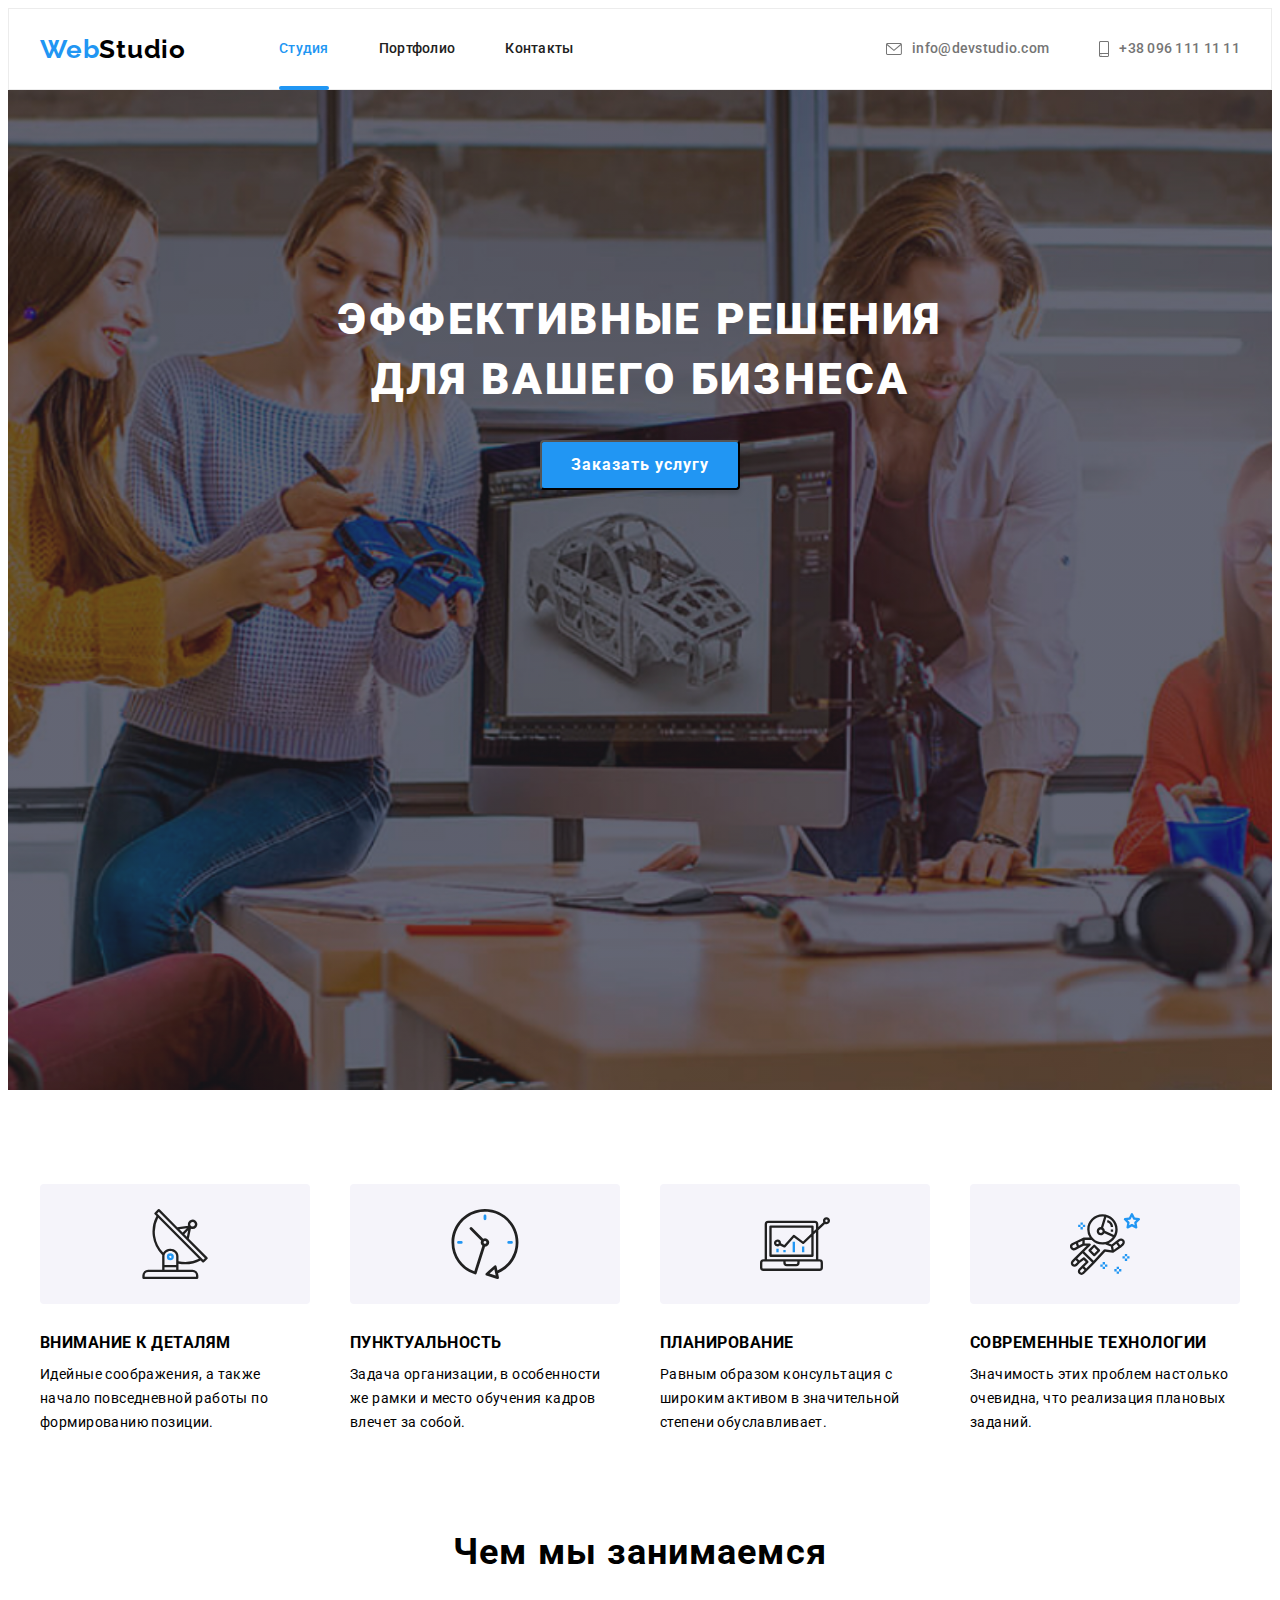
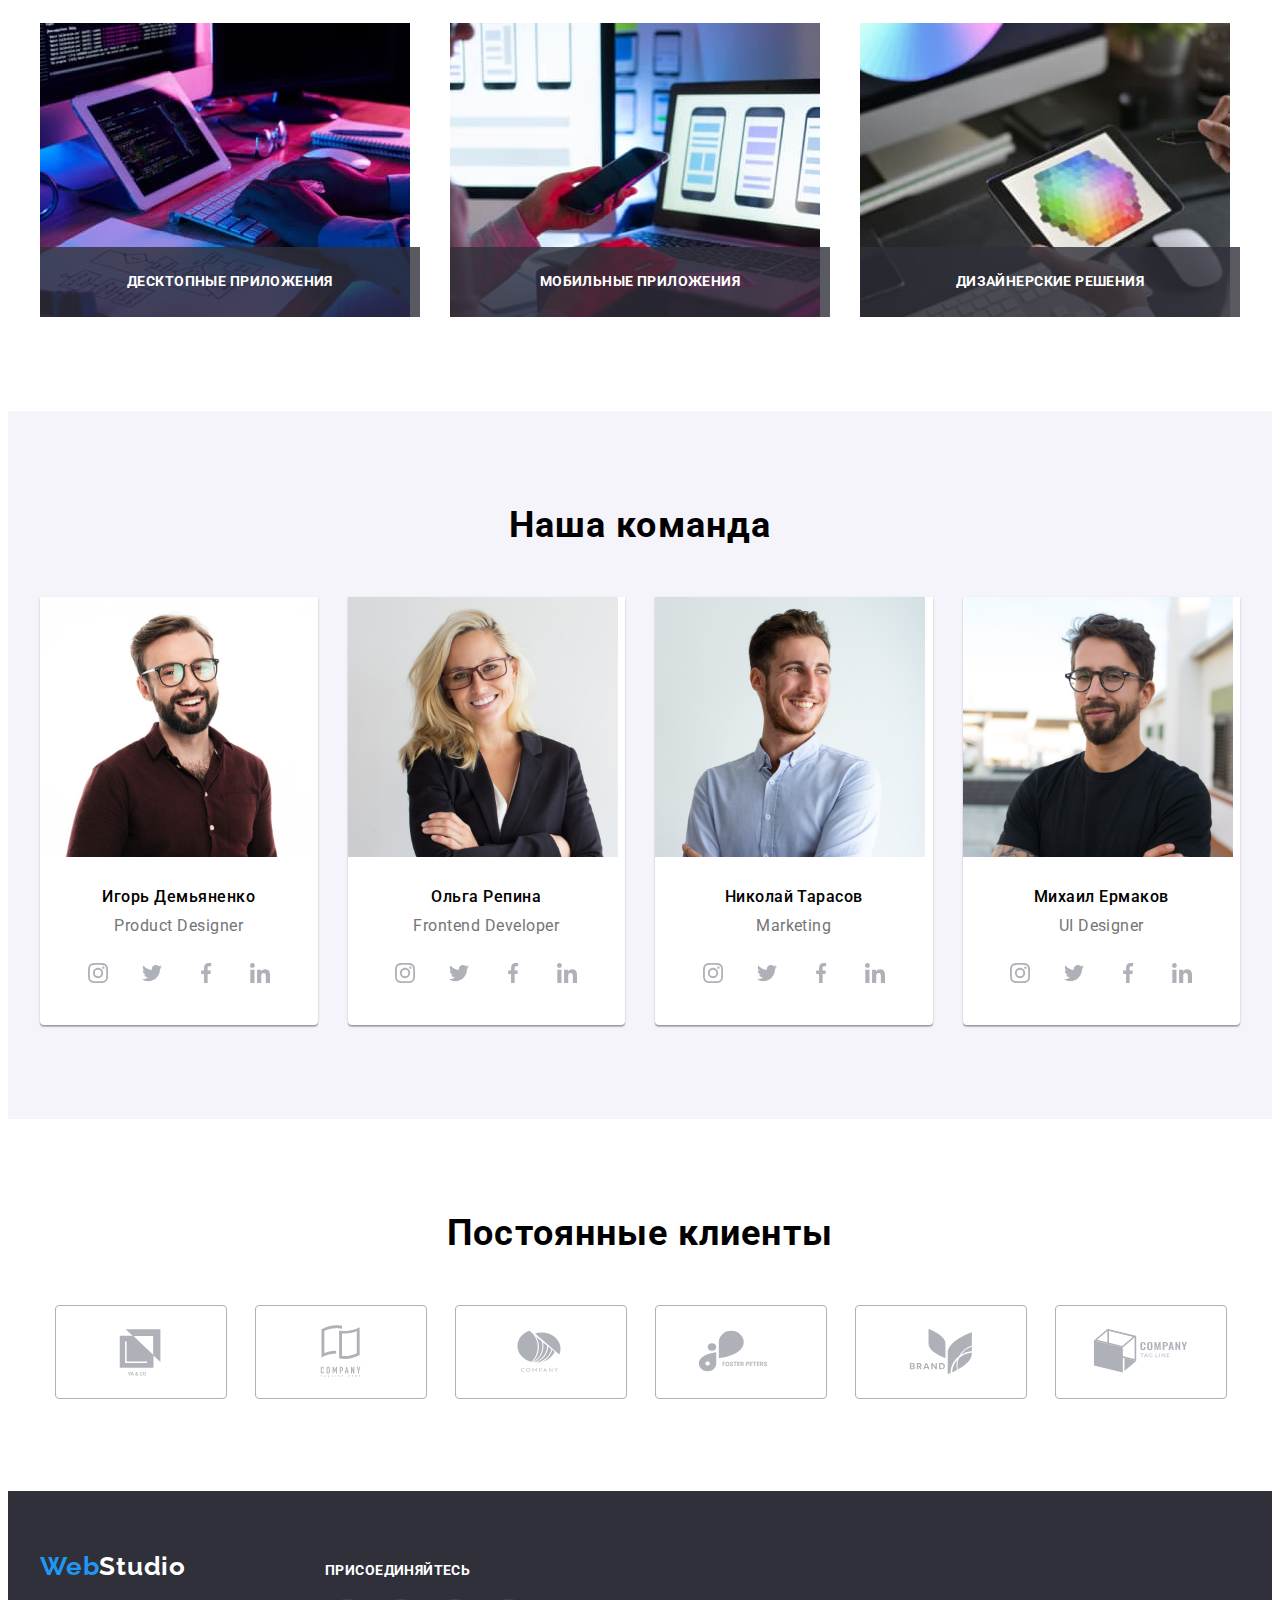
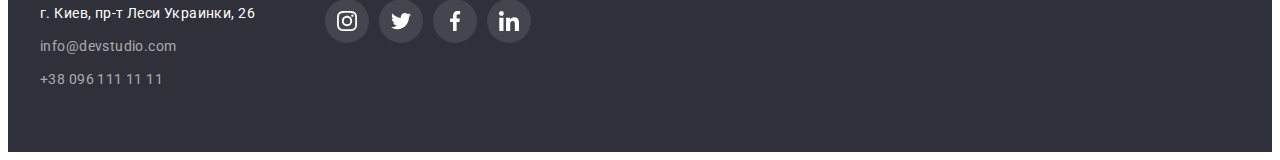
<file: index.html>
<!DOCTYPE html>
<html lang="ru">
  <head>
    <meta charset="utf-8" />
    <meta http-equiv="X-UA-Compatible" content="IE=edge" />
    <title>Студия</title>
    <meta name="viewport" content="width=device-width, initial-scale=1" />
    <link
      href="https://fonts.googleapis.com/css2?family=Raleway:wght@700&family=Roboto:wght@400;500;700;900&display=swap"
      rel="stylesheet"
    />
    <link
      rel="stylesheet"
      href="https://cdnjs.cloudflare.com/ajax/libs/modern-normalize/1.1.0/modern-normalize.min.css"
      integrity="sha512-wpPYUAdjBVSE4KJnH1VR1HeZfpl1ub8YT/NKx4PuQ5NmX2tKuGu6U/JRp5y+Y8XG2tV+wKQpNHVUX03MfMFn9Q=="
      crossorigin="anonymous"
      referrerpolicy="no-referrer"
    />
    <link rel="stylesheet" href="./css/styles.css" />
    <link rel="preconnect" href="https://fonts.gstatic.com" crossorigin />
  </head>
  <!--header-->
  <body>
    <header class="header">
      <div class="container">
        <a href="./index.html" lang="en" class="header-logo"
          >Web<span class="header-logo-add">Studio</span></a
        >
        <nav>
          <ul class="header-list list">
            <li class="header-item">
              <a class="header-link link current" href="./index.html">Студия</a>
            </li>
            <li class="header-item">
              <a class="header-link link" href="./portfolio.html">Портфолио</a>
            </li>
            <li class="header-item"><a class="header-link link" href="">Контакты</a></li>
          </ul>
        </nav>
        <ul class="contacts-list list">
          <li class="contacts-item">
            <a class="contacts-link link" href="mailto:info@devstudio.com">
              <svg class="contacts-icon" width="16" height="12">
                <use href="./images/icons.svg#icon-envelope"></use></svg
              >info@devstudio.com</a
            >
          </li>
          <li class="contacts-item">
            <a class="contacts-link link" href="tel:+380961111111">
              <svg class="contacts-icon" width="10" height="16">
                <use href="./images/icons.svg#icon-smartphone"></use></svg
              >+38 096 111 11 11</a
            >
          </li>
        </ul>
      </div>
    </header>
    <!--main-->
    <main>
      <section class="head section">
        <div class="container">
          <h1 class="head-title">Эффективные решения<br />для вашего бизнеса</h1>
          <button type="button" class="head-button" data-modal-open>Заказать услугу</button>
        </div>
      </section>
      <section class="hero section">
        <div class="container">
          <h2 class="hero-title hidden">Заголовок</h2>
          <ul class="hero-list list">
            <li class="hero-item">
              <div class="hero-img-item">
                <a href="" class="hero-img-link link">
                  <svg class="hero-img-icon" width="70px" height="70px">
                    <use href="./images/icons.svg#icon-antenna"></use>
                  </svg>
                </a>
              </div>
              <h3 class="hero-title">Внимание к деталям</h3>
              <p class="hero-text">
                Идейные соображения, а также начало повседневной работы по формированию позиции.
              </p>
            </li>
            <li class="hero-item">
              <div class="hero-img-item">
                <a href="" class="hero-img-link link">
                  <svg class="hero-img-icon" width="70px" height="70px">
                    <use href="./images/icons.svg#icon-clock"></use>
                  </svg>
                </a>
              </div>
              <h3 class="hero-title">Пунктуальность</h3>
              <p class="hero-text">
                Задача организации, в особенности же рамки и место обучения кадров влечет за собой.
              </p>
            </li>
            <li class="hero-item">
              <div class="hero-img-item">
                <a href="" class="hero-img-link link">
                  <svg class="hero-img-icon" width="70px" height="70px">
                    <use href="./images/icons.svg#icon-diagram"></use>
                  </svg>
                </a>
              </div>
              <h3 class="hero-title">Планирование</h3>
              <p class="hero-text">
                Равным образом консультация с широким активом в значительной степени обуславливает.
              </p>
            </li>
            <li class="hero-item">
              <div class="hero-img-item">
                <a href="" class="hero-img-link link">
                  <svg class="hero-img-icon" width="70px" height="70px">
                    <use href="./images/icons.svg#icon-astronaut"></use>
                  </svg>
                </a>
              </div>
              <h3 class="hero-title">Современные технологии</h3>
              <p class="hero-text">
                Значимость этих проблем настолько очевидна, что реализация плановых заданий.
              </p>
            </li>
          </ul>
        </div>
      </section>
      <section class="photo section">
        <div class="container">
          <h2 class="photo-title">Чем мы занимаемся</h2>
          <ul class="photo-list list">
            <li class="photo-item">
              <img src="images/img1-1.jpg" alt="img1-1" width="370" />
              <p class="photo-text">Десктопные приложения</p>
            </li>
            <li class="photo-item">
              <img src="images/img1-2.jpg" alt="img1-2" width="370" />
              <p class="photo-text">Мобильные приложения</p>
            </li>
            <li class="photo-item">
              <img src="images/img1-3.jpg" alt="img1-3" width="370" />
              <p class="photo-text">Дизайнерские решения</p>
            </li>
          </ul>
        </div>
      </section>
      <section class="team section">
        <div class="container">
          <h2 class="team-title">Наша команда</h2>
          <ul class="team-list list">
            <li class="team-item">
              <img class="team-img" src="images/img2-1.jpg" alt="img2-1" width="270" />
              <div class="team-item-wrapper">
                <h3 class="team-text-title">Игорь Демьяненко</h3>
                <p class="team-text" lang="en">Product Designer</p>
                <ul class="team-soc-list list">
                  <li class="team-soc-item">
                    <a href="" class="team-soc-link link">
                      <svg class="team-soc-icon" width="20px" height="20px">
                        <use href="./images/icons.svg#icon-instagram"></use>
                      </svg>
                    </a>
                  </li>
                  <li class="team-soc-item">
                    <a href="" class="team-soc-link link"
                      ><svg class="team-soc-icon" width="20px" height="20px">
                        <use href="./images/icons.svg#icon-twitter"></use></svg
                    ></a>
                  </li>
                  <li class="team-soc-item">
                    <a href="" class="team-soc-link link"
                      ><svg class="team-soc-icon" width="20px" height="20px">
                        <use href="./images/icons.svg#icon-facebook"></use></svg
                    ></a>
                  </li>
                  <li class="team-soc-item">
                    <a href="" class="team-soc-link link"
                      ><svg class="team-soc-icon" width="20px" height="20px">
                        <use href="./images/icons.svg#icon-linkedin"></use></svg
                    ></a>
                  </li>
                </ul>
              </div>
            </li>
            <li class="team-item">
              <img class="team-img" src="images/img2-2.jpg" alt="img2-2" width="270" />
              <div class="team-item-wrapper">
                <h3 class="team-text-title">Ольга Репина</h3>
                <p class="team-text" lang="en">Frontend Developer</p>
                <ul class="team-soc-list list">
                  <li class="team-soc-item">
                    <a href="" class="team-soc-link link">
                      <svg class="team-soc-icon" width="20px" height="20px">
                        <use href="./images/icons.svg#icon-instagram"></use>
                      </svg>
                    </a>
                  </li>
                  <li class="team-soc-item">
                    <a href="" class="team-soc-link link"
                      ><svg class="team-soc-icon" width="20px" height="20px">
                        <use href="./images/icons.svg#icon-twitter"></use></svg
                    ></a>
                  </li>
                  <li class="team-soc-item">
                    <a href="" class="team-soc-link link"
                      ><svg class="team-soc-icon" width="20px" height="20px">
                        <use href="./images/icons.svg#icon-facebook"></use></svg
                    ></a>
                  </li>
                  <li class="team-soc-item">
                    <a href="" class="team-soc-link link"
                      ><svg class="team-soc-icon" width="20px" height="20px">
                        <use href="./images/icons.svg#icon-linkedin"></use></svg
                    ></a>
                  </li>
                </ul>
              </div>
            </li>
            <li class="team-item">
              <img class="team-img" src="images/img2-3.jpg" alt="img2-3" width="270" />
              <div class="team-item-wrapper">
                <h3 class="team-text-title">Николай Тарасов</h3>
                <p class="team-text" lang="en">Marketing</p>
                <ul class="team-soc-list list">
                  <li class="team-soc-item">
                    <a href="" class="team-soc-link link">
                      <svg class="team-soc-icon" width="20px" height="20px">
                        <use href="./images/icons.svg#icon-instagram"></use>
                      </svg>
                    </a>
                  </li>
                  <li class="team-soc-item">
                    <a href="" class="team-soc-link link"
                      ><svg class="team-soc-icon" width="20px" height="20px">
                        <use href="./images/icons.svg#icon-twitter"></use></svg
                    ></a>
                  </li>
                  <li class="team-soc-item">
                    <a href="" class="team-soc-link link"
                      ><svg class="team-soc-icon" width="20px" height="20px">
                        <use href="./images/icons.svg#icon-facebook"></use></svg
                    ></a>
                  </li>
                  <li class="team-soc-item">
                    <a href="" class="team-soc-link link"
                      ><svg class="team-soc-icon" width="20px" height="20px">
                        <use href="./images/icons.svg#icon-linkedin"></use></svg
                    ></a>
                  </li>
                </ul>
              </div>
            </li>
            <li class="team-item">
              <img class="team-img" src="images/img2-4.jpg" alt="img2-4" width="270" />
              <div class="team-item-wrapper">
                <h3 class="team-text-title">Михаил Ермаков</h3>
                <p class="team-text" lang="en">UI Designer</p>
                <ul class="team-soc-list list">
                  <li class="team-soc-item">
                    <a href="" class="team-soc-link link">
                      <svg class="team-soc-icon" width="20px" height="20px">
                        <use href="./images/icons.svg#icon-instagram"></use>
                      </svg>
                    </a>
                  </li>
                  <li class="team-soc-item">
                    <a href="" class="team-soc-link link"
                      ><svg class="team-soc-icon" width="20px" height="20px">
                        <use href="./images/icons.svg#icon-twitter"></use></svg
                    ></a>
                  </li>
                  <li class="team-soc-item">
                    <a href="" class="team-soc-link link"
                      ><svg class="team-soc-icon" width="20px" height="20px">
                        <use href="./images/icons.svg#icon-facebook"></use></svg
                    ></a>
                  </li>
                  <li class="team-soc-item">
                    <a href="" class="team-soc-link link"
                      ><svg class="team-soc-icon" width="20px" height="20px">
                        <use href="./images/icons.svg#icon-linkedin"></use></svg
                    ></a>
                  </li>
                </ul>
              </div>
            </li>
          </ul>
        </div>
      </section>
      <section class="clients">
        <div class="container">
          <h2 class="clients-title">Постоянные клиенты</h2>
          <ul class="clients-list list">
            <li class="clients-item">
              <a href="" class="clients-link link">
                <svg class="clients-logo" width="106px" height="60px">
                  <use href="./images/icons.svg#icon-company-logo-1"></use>
                </svg>
              </a>
            </li>
            <li class="clients-item">
              <a href="" class="clients-link link">
                <svg class="clients-logo" width="106px" height="60px">
                  <use href="./images/icons.svg#icon-company-logo-2"></use>
                </svg>
              </a>
            </li>
            <li class="clients-item">
              <a href="" class="clients-link link">
                <svg class="clients-logo" width="106px" height="60px">
                  <use href="./images/icons.svg#icon-company-logo-3"></use>
                </svg>
              </a>
            </li>
            <li class="clients-item">
              <a href="" class="clients-link link">
                <svg class="clients-logo" width="106px" height="60px">
                  <use href="./images/icons.svg#icon-company-logo-4"></use>
                </svg>
              </a>
            </li>
            <li class="clients-item">
              <a href="" class="clients-link link">
                <svg class="clients-logo" width="106px" height="60px">
                  <use href="./images/icons.svg#icon-company-logo-5"></use>
                </svg>
              </a>
            </li>
            <li class="clients-item">
              <a href="" class="clients-link link">
                <svg class="clients-logo" width="106px" height="60px">
                  <use href="./images/icons.svg#icon-company-logo-6"></use>
                </svg>
              </a>
            </li>
          </ul>
        </div>
      </section>
    </main>
    <!--footer-->
    <footer class="footer">
      <div class="container">
        <h2 class="container-title hidden">Футер</h2>
        <div class="adress-contact">
          <a href="/index.html" lang="en" class="footer-logo"
            >Web<span class="footer-logo-add">Studio</span></a
          >
          <address class="adress">
            <ul class="adress-list list">
              <li class="adress-item">
                <a
                  href="https://goo.gl/maps/ZNNEmPpqHStPW1MP9"
                  class="adress-link-map link"
                  target="_blank"
                  rel="noopener norefererrer"
                >
                  г. Киев, пр-т Леси Украинки, 26
                </a>
              </li>
              <li class="adress-item">
                <a class="adress-link link" href="mailto:info@devstudio.com">info@devstudio.com</a>
              </li>
              <li class="adress-item">
                <a class="adress-link link" href="tel:+380961111111">+38 096 111 11 11</a>
              </li>
            </ul>
          </address>
        </div>
        <div class="adress-connect">
          <h3 class="connect-title">присоединяйтесь</h3>
          <ul class="connect-soc-list list">
            <li class="connect-soc-item">
              <a href="" class="connect-soc-link link">
                <svg class="connect-soc-icon" width="20px" height="20px">
                  <use href="./images/icons.svg#icon-instagram"></use>
                </svg>
              </a>
            </li>
            <li class="connect-soc-item">
              <a href="" class="connect-soc-link link"
                ><svg class="connect-soc-icon" width="20px" height="20px">
                  <use href="./images/icons.svg#icon-twitter"></use></svg
              ></a>
            </li>
            <li class="connect-soc-item">
              <a href="" class="connect-soc-link link"
                ><svg class="connect-soc-icon" width="20px" height="20px">
                  <use href="./images/icons.svg#icon-facebook"></use></svg
              ></a>
            </li>
            <li class="connect-soc-item">
              <a href="" class="connect-soc-link link"
                ><svg class="connect-soc-icon" width="20px" height="20px">
                  <use href="./images/icons.svg#icon-linkedin"></use></svg
              ></a>
            </li>
          </ul>
        </div>
      </div>
    </footer>
    <div class="backdrop is-hidden" data-modal>
      <div class="modal">
        <button type="button" class="modal-close-btn" data-modal-close>
          <svg class="modal-close-icon" width="11px" height="11px">
            <use href="./images/icons.svg#icon-close-black"></use>
          </svg>
        </button>
      </div>
    </div>
    <script src="./js/modal.js"></script>
  </body>
</html>
</file>
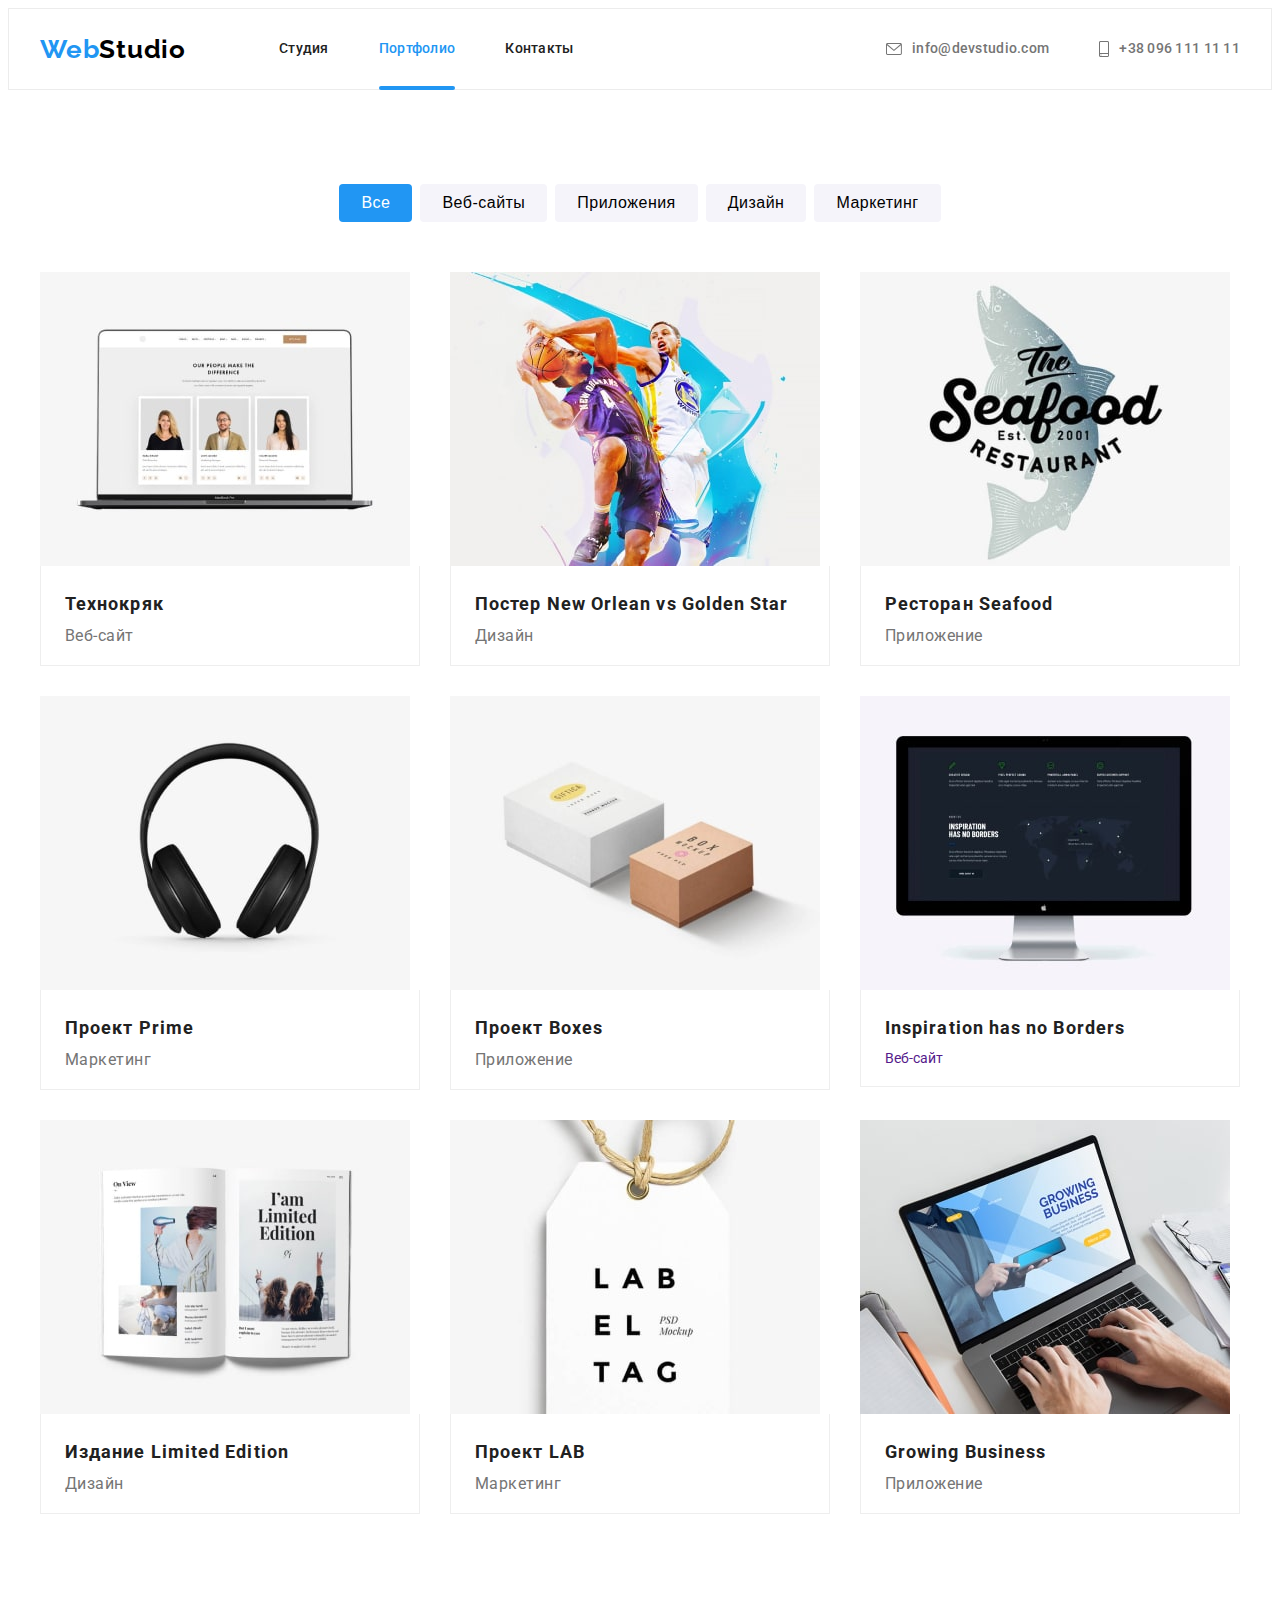
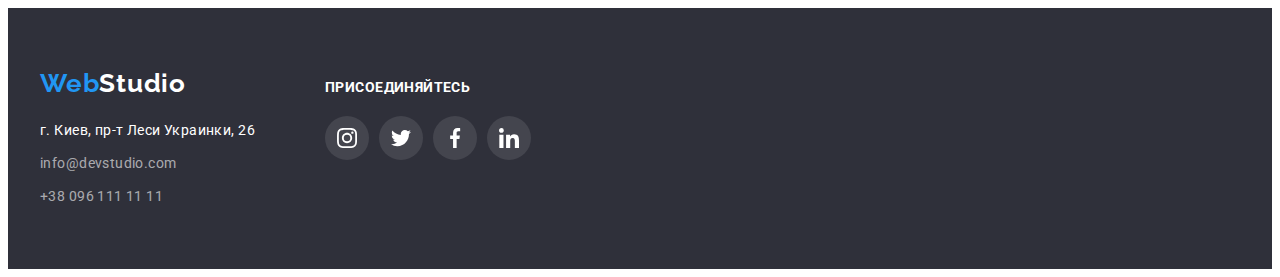
<file: portfolio.html>
<!DOCTYPE html>
<html lang="ru">
  <head>
    <meta charset="utf-8" />
    <meta http-equiv="X-UA-Compatible" content="IE=edge" />
    <title>Студия</title>
    <meta name="viewport" content="width=device-width, initial-scale=1" />
    <link
      href="https://fonts.googleapis.com/css2?family=Raleway:wght@700&family=Roboto:wght@400;500;700;900&display=swap"
      rel="stylesheet"
    />
    <link
      rel="stylesheet"
      href="https://cdnjs.cloudflare.com/ajax/libs/modern-normalize/1.1.0/modern-normalize.min.css"
      integrity="sha512-wpPYUAdjBVSE4KJnH1VR1HeZfpl1ub8YT/NKx4PuQ5NmX2tKuGu6U/JRp5y+Y8XG2tV+wKQpNHVUX03MfMFn9Q=="
      crossorigin="anonymous"
      referrerpolicy="no-referrer"
    />
    <link rel="stylesheet" href="./css/styles.css" />
    <link rel="preconnect" href="https://fonts.gstatic.com" crossorigin />
  </head>
  <!--header-->
  <body>
    <header class="header">
      <div class="container">
        <a href="./index.html" lang="en" class="header-logo"
          >Web<span class="header-logo-add">Studio</span></a
        >
        <nav>
          <ul class="header-list list">
            <li class="header-item">
              <a class="header-link link" href="./index.html">Студия</a>
            </li>
            <li class="header-item">
              <a class="header-link link current" href="./portfolio.html">Портфолио</a>
            </li>
            <li class="header-item"><a class="header-link link" href="">Контакты</a></li>
          </ul>
        </nav>
        <ul class="contacts-list list">
          <li class="contacts-item">
            <a class="contacts-link link" href="mailto:info@devstudio.com">
              <svg class="contacts-icon" width="16" height="12">
                <use href="./images/icons.svg#icon-envelope"></use></svg
              >info@devstudio.com</a
            >
          </li>
          <li class="contacts-item">
            <a class="contacts-link link" href="tel:+380961111111">
              <svg class="contacts-icon" width="10" height="16">
                <use href="./images/icons.svg#icon-smartphone"></use></svg
              >+38 096 111 11 11</a
            >
          </li>
        </ul>
      </div>
    </header>
    <!--main-->
    <main>
      <section class="portfolio section">
        <div class="container">
          <h1 hidden>Кнопки</h1>
          <ul class="filter-list list">
            <li class="filter-item">
              <button class="filter-button filter-button-current" type="button">Все</button>
            </li>
            <li class="filter-item">
              <button class="filter-button" type="button">Веб-сайты</button>
            </li>
            <li class="filter-item">
              <button class="filter-button" type="button">Приложения</button>
            </li>
            <li class="filter-item">
              <button class="filter-button" type="button">Дизайн</button>
            </li>
            <li class="filter-item">
              <button class="filter-button" type="button">Маркетинг</button>
            </li>
          </ul>
          <ul class="portfolio-list list">
            <li class="portfolio-item">
              <a class="portfolio-link link" href="">
                <div class="portfolio-wrap">
                <img src="./images/portfolio-1.jpg" alt="Наши работы фото 1" width="370" />
                <p class="portfolio-description">
                  Ресурс предлагает комплексные предложения с разныcм уровнем функционала и
                  сервисов. Все это позволит посетителю получить исчерпывающие сведения о компании
                  или частном лице.
                </p></div>
                <div class="portfolio-text-wrapper">
                  <h2 class="portfolio-title">Технокряк</h2>
                  <p class="portfolio-text">Веб-сайт</p>
                </div>
              </a>
            </li>
            <li class="portfolio-item">
              <a class="portfolio-link link" href="">
                <div class="portfolio-wrap">
                  <img src="./images/portfolio-2.jpg" alt="Наши работы фото 2" width="370" />
                  <p class="portfolio-description">
                    Lorem ipsum dolor sit amet consectetur adipisicing elit. Officiis id soluta
                    eligendi sequi quibusdam repellat nesciunt error odit. Magni quia harum error
                    est reiciendis sed quod explicabo architecto soluta quas.
                  </p>
                </div>
                <div class="portfolio-text-wrapper">
                  <h2 class="portfolio-title">Постер New Orlean vs Golden Star</h2>
                  <p class="portfolio-text">Дизайн</p>
                </div></a
              >
            </li>
            <li class="portfolio-item">
              <a class="portfolio-link link" href="">
                <div class="portfolio-wrap">
                  <img src="./images/portfolio-3.jpg" alt="Наши работы фото 3" width="370" />
                  <p class="portfolio-description">
                    Lorem ipsum dolor sit amet consectetur adipisicing elit. Officiis id soluta
                    eligendi sequi quibusdam repellat nesciunt error odit. Magni quia harum error
                    est reiciendis sed quod explicabo architecto soluta quas.
                  </p>
                </div>
                <div class="portfolio-text-wrapper">
                  <h2 class="portfolio-title">Ресторан Seafood</h2>
                  <p class="portfolio-text">Приложение</p>
                </div></a
              >
            </li>
            <li class="portfolio-item">
              <a class="portfolio-link link" href="">
                <div class="portfolio-wrap">
                  <img src="./images/portfolio-4.jpg" alt="Наши работы фото 4" width="370" />
                  <p class="portfolio-description">
                    Lorem ipsum dolor sit amet consectetur adipisicing elit. Officiis id soluta
                    eligendi sequi quibusdam repellat nesciunt error odit. Magni quia harum error
                    est reiciendis sed quod explicabo architecto soluta quas.
                  </p>
                </div>
                <div class="portfolio-text-wrapper">
                  <h2 class="portfolio-title">Проект Prime</h2>
                  <p class="portfolio-text">Маркетинг</p>
                </div></a
              >
            </li>
            <li class="portfolio-item">
              <a class="portfolio-link link" href="">
                <div class="portfolio-wrap">
                  <img src="./images/portfolio-5.jpg" alt="Наши работы фото 5" width="370" />
                  <p class="portfolio-description">
                    Lorem ipsum dolor sit amet consectetur adipisicing elit. Officiis id soluta
                    eligendi sequi quibusdam repellat nesciunt error odit. Magni quia harum error
                    est reiciendis sed quod explicabo architecto soluta quas.
                  </p>
                </div>
                <div class="portfolio-text-wrapper">
                  <h2 class="portfolio-title">Проект Boxes</h2>
                  <p class="portfolio-text">Приложение</p>
                </div></a
              >
            </li>
            <li class="portfolio-item">
              <a class="portfolio-link link" href="">
                <div class="portfolio-wrap">
                  <img src="./images/portfolio-6.jpg" alt="Наши работы фото 6" width="370" />
                  <p class="portfolio-description">
                    Lorem ipsum dolor sit amet consectetur adipisicing elit. Officiis id soluta
                    eligendi sequi quibusdam repellat nesciunt error odit. Magni quia harum error
                    est reiciendis sed quod explicabo architecto soluta quas.
                  </p>
                </div>
                <div class="portfolio-text-wrapper">
                  <h2 class="portfolio-title" lang="en">Inspiration has no Borders</h2>
                  <p class="herportfolioo-text">Веб-сайт</p>
                </div></a
              >
            </li>
            <li class="portfolio-item">
              <a class="portfolio-link link" href="">
                <div class="portfolio-wrap">
                  <img src="./images/portfolio-7.jpg" alt="Наши работы фото 7" width="370" />
                  <p class="portfolio-description">
                    Lorem ipsum dolor sit amet consectetur adipisicing elit. Officiis id soluta
                    eligendi sequi quibusdam repellat nesciunt error odit. Magni quia harum error
                    est reiciendis sed quod explicabo architecto soluta quas.
                  </p>
                </div>
                <div class="portfolio-text-wrapper">
                  <h2 class="portfolio-title">Издание Limited Edition</h2>
                  <p class="portfolio-text">Дизайн</p>
                </div></a
              >
            </li>
            <li class="portfolio-item">
              <a class="portfolio-link link" href="">
                <div class="portfolio-wrap">
                  <img src="./images/portfolio-8.jpg" alt="Наши работы фото 8" width="370" />
                  <p class="portfolio-description">
                    Lorem ipsum dolor sit amet consectetur adipisicing elit. Officiis id soluta
                    eligendi sequi quibusdam repellat nesciunt error odit. Magni quia harum error
                    est reiciendis sed quod explicabo architecto soluta quas.
                  </p>
                </div>
                <div class="portfolio-text-wrapper">
                  <h2 class="portfolio-title">Проект LAB</h2>
                  <p class="portfolio-text">Маркетинг</p>
                </div></a
              >
            </li>
            <li class="portfolio-item">
              <a class="portfolio-link link" href="">
                <div class="portfolio-wrap">
                  <img src="./images/portfolio-9.jpg" alt="Наши работы фото 9" width="370" />
                  <p class="portfolio-description">
                    Lorem ipsum dolor sit amet consectetur adipisicing elit. Officiis id soluta
                    eligendi sequi quibusdam repellat nesciunt error odit. Magni quia harum error
                    est reiciendis sed quod explicabo architecto soluta quas.
                  </p>
                </div>
                <div class="portfolio-text-wrapper">
                  <h2 class="portfolio-title" lang="en">Growing Business</h2>
                  <p class="portfolio-text">Приложение</p>
                </div></a
              >
            </li>
          </ul>
        </div>
      </section>
    </main>
    <!--footer-->
    <footer class="footer">
      <div class="container">
        <h2 class="container-title hidden">Футер</h2>
        <div class="adress-contact">
          <a href="/index.html" lang="en" class="footer-logo"
            >Web<span class="footer-logo-add">Studio</span></a
          >
          <address class="adress">
            <ul class="adress-list list">
              <li class="adress-item">
                <a
                  href="https://goo.gl/maps/ZNNEmPpqHStPW1MP9"
                  class="adress-link-map link"
                  target="_blank"
                  rel="noopener norefererrer"
                >
                  г. Киев, пр-т Леси Украинки, 26
                </a>
              </li>
              <li class="adress-item">
                <a class="adress-link link" href="mailto:info@devstudio.com">info@devstudio.com</a>
              </li>
              <li class="adress-item">
                <a class="adress-link link" href="tel:+380961111111">+38 096 111 11 11</a>
              </li>
            </ul>
          </address>
        </div>
        <div class="adress-connect">
          <h3 class="connect-title">присоединяйтесь</h3>
          <ul class="connect-soc-list list">
            <li class="connect-soc-item">
              <a href="" class="connect-soc-link link">
                <svg class="connect-soc-icon" width="20px" height="20px">
                  <use href="./images/icons.svg#icon-instagram"></use>
                </svg>
              </a>
            </li>
            <li class="connect-soc-item">
              <a href="" class="connect-soc-link link"
                ><svg class="connect-soc-icon" width="20px" height="20px">
                  <use href="./images/icons.svg#icon-twitter"></use></svg
              ></a>
            </li>
            <li class="connect-soc-item">
              <a href="" class="connect-soc-link link"
                ><svg class="connect-soc-icon" width="20px" height="20px">
                  <use href="./images/icons.svg#icon-facebook"></use></svg
              ></a>
            </li>
            <li class="connect-soc-item">
              <a href="" class="connect-soc-link link"
                ><svg class="connect-soc-icon" width="20px" height="20px">
                  <use href="./images/icons.svg#icon-linkedin"></use></svg
              ></a>
            </li>
          </ul>
        </div>
      </div>
    </footer>
  </body>
</html>
</file>
<file: css/styles.css>
:root {
  --background-color: #ffffff;
  --alternative-background-color: #2f303a;
  --main-text-color: #212121;
  --second-text-color: #757575;
  --alternative-text-color: #ffffff;
  --active-btn-color: #2196f3;
  --main-font-weight: 700;
  --main-font-family: 'Roboto', sans-serif;
  --second-font-family: 'Raleway', sans-serif;
  --default-font-size: 14px;
  --default-padding: 94px;
  --default-transition-duration: 250ms;
  --default-transition-timing-function: cubic-bezier(0.4, 0, 0.2, 1);
}

body {
  font-family: var(--main-font-family);
  font-size: var(--default-font-size);
  background-color: var(--background-color);
  color: var(--master-text-color);
}

p,
h1,
h2,
h3,
h4,
h5,
h6 {
  margin: 0;
}
ul,
ol {
  margin: 0;
  padding: 0;
}
button {
  cursor: pointer;
}
img {
  display: block;
}
.list {
  list-style: none;
}
.link {
  text-decoration: none;
}
.hidden {
  position: absolute;
  white-space: nowrap;
  width: 1px;
  height: 1px;
  overflow: hidden;
  border: 0;
  padding: 0;
  clip: rect(0 0 0 0);
  clip-path: inset(50%);
  margin: -1px;
}
.container {
  width: 1200px;
  margin: 0 auto;
  padding-left: 15px;
  padding-right: 15px;
  /* outline: 1px solid red; */
}
.section {
  padding-top: var(--default-padding);
  padding-bottom: var(--default-padding);
}
/*----------------header--------------------*/
.header {
  border: 1px solid #ececec;
}
.header-logo {
  color: var(--active-btn-color);
  font-family: var(--second-font-family);
  font-weight: var(--main-font-weight);
  font-size: 26px;
  line-height: 1.19;
  letter-spacing: 0.03em;
  text-decoration: none;
  margin-right: 93px;
}
.header-logo-add {
  color: #000000;
}
.header-list {
  display: flex;
  align-items: center;
}
.header .container {
  display: flex;
  align-items: center;
}
.header-link,
.contacts-link {
  padding: 32px 0;
  display: block;
  color: var(--main-text-color);
  font-weight: 500;
  line-height: 1.14;
  letter-spacing: 0.02em;
  transition-duration: var(--default-transition-duration);
  transition-timing-function: var(--default-transition-timing-function);
}
.header-item:not(:last-child) {
  margin-right: 50px;
}
.current {
  color: var(--active-btn-color);
  position: relative;
}
.current::after {
  content: '';
  display: block;
  position: absolute;
  width: 100%;
  height: 4px;
  background-color: var(--active-btn-color);
  border-radius: 2px;
  left: 0;
  bottom: -1px;
}
.header-link:hover,
.header-link:focus,
.contacts-link:focus,
.contacts-link:hover {
  color: #2196f3;
}
.contacts-list {
  display: flex;
  margin-left: auto;
}
.contacts-link {
  color: var(--second-text-color);
  align-items: center;
  display: flex;
  justify-content: center;
}

.contacts-item:not(:last-child) {
  margin-right: 50px;
}
.contacts-icon {
  display: inline-block;
  fill: currentColor;
  margin-right: 10px;
  justify-content: center;
}
/*----------------head--------------------*/

.head {
  height: 600px;
  max-width: 1600px;
  text-align: center;
  padding-top: 200px;
  padding-bottom: 200px;
  background-color: rgba(47, 48, 58, 0.4);
  margin: 0 auto;
  background-image: linear-gradient(rgba(47, 48, 58, 0.4), rgba(47, 48, 58, 0.4)),
    url(../images/hero-bg.jpg);
  background-repeat: no-repeat;
  background-position: center;
  background-size: cover;
}
.head-title {
  color: var(--alternative-text-color);
  font-weight: 900;
  font-size: 44px;
  line-height: 1.36;
  text-align: center;
  letter-spacing: 0.06em;
  text-transform: uppercase;
}
.head-button {
  height: 50px;
  min-width: 200px;
  font-family: inherit;
  color: var(--alternative-text-color);
  background-color: var(--active-btn-color);
  font-weight: var(--main-font-weight);
  font-size: 16px;
  line-height: 1.87;
  letter-spacing: 0.06em;
  box-shadow: 0px 4px 4px rgba(0, 0, 0, 0.15);
  border-radius: 4px;
  cursor: pointer;
  margin-top: 30px;
  transition-duration: var(--default-transition-duration);
  transition-timing-function: var(--default-transition-timing-function);
}
.head-button:hover,
.head-button:focus {
  background-color: #188ce8;
}
/*----------------body--------------------*/
.hero-list {
  display: flex;
  justify-content: space-between;
}

.hero-title {
  font-weight: var(--main-font-weight);
  line-height: 1.14;
  letter-spacing: 0.03em;
  text-transform: uppercase;
  margin-bottom: 10px;
}
.hero-text {
  line-height: 1.71;
  letter-spacing: 0.03em;
  width: 270px;
  min-height: 75px;
}
.hero-item + .hero-item {
  margin-left: 30px;
}
.hero-img-item {
  width: 270px;
  height: 120px;
  margin-bottom: 30px;
}
.hero-img-link {
  width: 100%;
  height: 100%;
  background: #f5f4fa;
  border-radius: 4px;
  display: flex;
  align-items: center;
  justify-content: center;
}
.photo {
  padding-top: 0;
}
.photo-list {
  display: flex;
  margin-top: 50px;
  margin-left: -30px;
}
.photo-item {
  flex-basis: calc(100% / 3 - 30px);
  margin-left: 30px;
  position: relative;
}
.photo-text {
  position: absolute;
  bottom: 0;
  width: 100%;
  text-align: center;
  background: rgba(47, 48, 58, 0.8);
  padding: 27px 0;
  color: var(--alternative-text-color);
  font-weight: 700;
  font-size: 14px;
  line-height: 1.14;
  text-align: center;
  letter-spacing: 0.03em;
  text-transform: uppercase;
}
.photo-title,
.team-title,
.clients-title {
  font-weight: var(--main-font-weight);
  font-size: 36px;
  line-height: 1.16;
  text-align: center;
  letter-spacing: 0.03em;
}
.team-title {
  margin-bottom: 50px;
}
.team {
  background-color: #f5f4fa;
}
.team-list {
  display: flex;
  margin-left: -30px;
}
.team-item-wrapper {
  padding-top: 30px;
  padding-bottom: 30px;
}
.team-item {
  background-color: var(--background-color);
  flex-basis: calc(100% / 4 - 30px);
  margin-left: 30px;
  box-shadow: 0px 1px 3px rgba(0, 0, 0, 0.12), 0px 1px 1px rgba(0, 0, 0, 0.14),
    0px 2px 1px rgba(0, 0, 0, 0.2);
  border-radius: 0px 0px 4px 4px;
}
.team-text-title {
  font-weight: 500;
  font-size: 16px;
  line-height: 1.19;
  text-align: center;
  letter-spacing: 0.03em;
  margin-bottom: 10px;
}
.team-text {
  color: var(--second-text-color);
  font-size: 16px;
  line-height: 1.19;
  text-align: center;
  letter-spacing: 0.03em;
  margin-bottom: 16px;
}
.team-soc-item {
  width: 44px;
  height: 44px;
  margin-right: 10px;
}
.team-soc-list {
  display: flex;
  justify-content: center;
}
.team-soc-item:last-child {
  margin-right: 0;
}
.team-soc-link {
  width: 100%;
  height: 100%;
  display: flex;
  align-items: center;
  justify-content: center;
  border-radius: 50%;
  transition-duration: var(--default-transition-duration);
  transition-timing-function: var(--default-transition-timing-function);
}
.team-soc-icon {
  fill: #afb1b8;
  transition-duration: var(--default-transition-duration);
  transition-timing-function: var(--default-transition-timing-function);
}
.team-soc-link:hover,
.team-soc-link:focus {
  background-color: var(--active-btn-color);
}
.team-soc-link:hover .team-soc-icon,
.team-soc-link:focus .team-soc-icon {
  fill: var(--background-color);
}
.clients-title {
  margin-top: 94px;
  margin-bottom: 50px;
}
.clients-list {
  display: flex;
  justify-content: center;
  margin-bottom: 94px;
}
.clients-item {
  width: 170px;
  height: 92px;
  margin-right: 30px;
}
.clients-item:last-child {
  margin-right: 0;
}
.clients-link {
  width: 100%;
  height: 100%;
  border: 1px solid #afb1b8;
  border-radius: 4px;
  display: flex;
  align-items: center;
  justify-content: center;
  transition-duration: var(--default-transition-duration);
  transition-timing-function: var(--default-transition-timing-function);
}
.clients-link:hover,
.clients-link:focus {
  border: 1px solid var(--active-btn-color);
}
.clients-logo {
  fill: #afb1b8;
  transition-duration: var(--default-transition-duration);
  transition-timing-function: var(--default-transition-timing-function);
}
.clients-link:hover .clients-logo,
.clients-link:focus .clients-logo {
  fill: var(--active-btn-color);
}
/*----------------footer--------------------*/

.footer {
  background-color: var(--alternative-background-color);
  padding-top: 60px;
  padding-bottom: 60px;
}
.footer .container {
  display: flex;
  align-items: baseline;
}
.footer-logo {
  color: var(--active-btn-color);
  font-family: var(--second-font-family);
  font-weight: var(--main-font-weight);
  font-size: 26px;
  line-height: 1.19;
  letter-spacing: 0.03em;
  text-decoration: none;
  margin-bottom: 20px;
  display: block;
}
.footer-logo-add {
  color: var(--alternative-text-color);
}
.adress-list {
  color: var(--alternative-text-color);
  font-style: normal;
  line-height: 1.71;
  letter-spacing: 0.03em;
}
.adress-item:not(:last-child) {
  margin-bottom: 9px;
}
.adress-link-map {
  color: inherit;
  transition-duration: var(--default-transition-duration);
  transition-timing-function: var(--default-transition-timing-function);
}
.adress-link {
  color: rgba(255, 255, 255, 0.6);
  transition-duration: var(--default-transition-duration);
  transition-timing-function: var(--default-transition-timing-function);
}
.adress-link-map:hover,
.adress-link:hover,
.adress-link-map:focus,
.adress-link:focus {
  color: #2196f3;
}
.adress-connect {
  margin-left: 70px;
}
.connect-title {
  font-weight: var(--main-font-weight);
  font-size: 14px;
  line-height: 1.14;
  letter-spacing: 0.03em;
  text-transform: uppercase;
  color: var(--alternative-text-color);
}
.connect-soc-item {
  width: 44px;
  height: 44px;
  margin-right: 10px;
}
.connect-soc-list {
  display: flex;
  justify-content: center;
  margin-top: 20px;
}
.connect-soc-item:last-child {
  margin-right: 0;
}
.connect-soc-link {
  width: 100%;
  height: 100%;
  display: flex;
  align-items: center;
  justify-content: center;
  border-radius: 50%;
  background: rgba(255, 255, 255, 0.1);
  transition-duration: var(--default-transition-duration);
  transition-timing-function: var(--default-transition-timing-function);
}
.connect-soc-icon {
  fill: #fff;
  transition-duration: var(--default-transition-duration);
  transition-timing-function: var(--default-transition-timing-function);
}
.connect-soc-link:hover,
.connect-soc-link:focus {
  background-color: var(--active-btn-color);
}
.connect-soc-link:hover .connect-soc-icon,
.connect-soc-link:focus .connect-soc-icon {
  fill: var(--background-color);
}

/*----------------portfolio--------------------*/

.filter-list {
  display: flex;
  justify-content: center;
  margin-bottom: 50px;
}
.filter-item:not(:last-child) {
  margin-right: 8px;
}
.filter-button {
  background-color: #f5f4fa;
  font-weight: 500;
  font-size: 16px;
  line-height: 1.62;
  text-align: center;
  letter-spacing: 0.03em;
  border-radius: 4px;
  border: none;
  outline: none;
  cursor: pointer;
  padding: 6px 22px;
  transition-duration: var(--default-transition-duration);
  transition-timing-function: var(--default-transition-timing-function);
}
.filter-button-current {
  color: var(--alternative-text-color);
  background-color: var(--active-btn-color);
}
.filter-button:hover,
.filter-button:focus {
  color: var(--alternative-text-color);
  background-color: var(--active-btn-color);
  box-shadow: 0px 3px 1px rgba(0, 0, 0, 0.1), 0px 1px 2px rgba(0, 0, 0, 0.08),
    0px 2px 2px rgba(0, 0, 0, 0.12);
}
.portfolio-list {
  display: flex;
  margin: -15px;
  flex-wrap: wrap;
}
.portfolio-item {
  flex-basis: calc(100% / 3 - 30px);
  margin: 15px;
}
.portfolio-wrap {
  position: relative;
  overflow: hidden;
}
.portfolio-description {
  position: absolute;
  top: 0;
  padding: 63px 24px;
  background: rgba(33, 150, 243, 0.9);
  font-size: 18px;
  line-height: 1.55;
  letter-spacing: 0.03em;
  color: var(--alternative-text-color);
  height: 100%;
  transform: translateY(100%);
  transition: transform var(--default-transition-duration) linear;
  transition-timing-function: var(--default-transition-timing-function);
}
.portfolio-item:hover .portfolio-description {
  transform: translate(0);
}
.portfolio-item:hover {
  box-shadow: 0px 1px 1px rgba(0, 0, 0, 0.12), 0px 4px 4px rgba(0, 0, 0, 0.06),
    1px 4px 6px rgba(0, 0, 0, 0.16);
  transition-duration: var(--default-transition-duration);
  transition-timing-function: var(--default-transition-timing-function);
}
.portfolio-text-wrapper {
  padding: 20px 24px;
  border: 1px solid #eeeeee;
  border-top: none;
}
.portfolio-title {
  color: var(--main-text-color);
  font-weight: var(--main-font-weight);
  font-size: 18px;
  line-height: 2;
  letter-spacing: 0.06em;
  margin-bottom: 4px;
}
.portfolio-text {
  color: var(--second-text-color);
  font-size: 16px;
  line-height: 1.88x;
  letter-spacing: 0.03em;
}

/*----------------backdrop--------------------*/
.backdrop {
  width: 100%;
  height: 100%;
  background-color: rgba(0, 0, 0, 0.5);
  position: fixed;
  top: 0;
  transition: opacity var(--default-transition-duration) var(--default-transition-timing-function),
    visibility var(--default-transition-duration) var(--default-transition-timing-function);
}
.modal {
  width: 500px;
  min-height: 600px;
  background-color: var(--background-color);
  border-radius: 5px;
  position: absolute;
  top: 50%;
  left: 50%;
  transform: translate(-50%, -50%) translateX(0px);
  opacity: 1;
  transition: transform var(--default-transition-duration) var(--default-transition-timing-function),
    opacity var(--default-transition-duration) var(--default-transition-timing-function);
}
.backdrop.is-hidden .modal {
  transform: translate(-50%, -50%) translateX(-150px);
  opacity: 0;
}
.modal-close-btn {
  background-color: var(--background-color);
  border: 1px solid rgba(0, 0, 0, 0.1);
  border-radius: 50%;
  width: 30px;
  height: 30px;
  position: absolute;
  top: 8px;
  right: 8px;
}
.modal-close-icon {
  display: flex;
  width: 100%;
  height: 100%;
  align-items: center;
  justify-content: center;
  transition-duration: var(--default-transition-duration);
  transition-timing-function: var(--default-transition-timing-function);
}
.modal-close-icon:hover,
.modal-close-icon:focus {
  fill: var(--active-btn-color);
}
.is-hidden {
  visibility: hidden;
  opacity: 0;
  pointer-events: 0;
}
.no-scroll {
  overflow: hidden;
}
</file>
